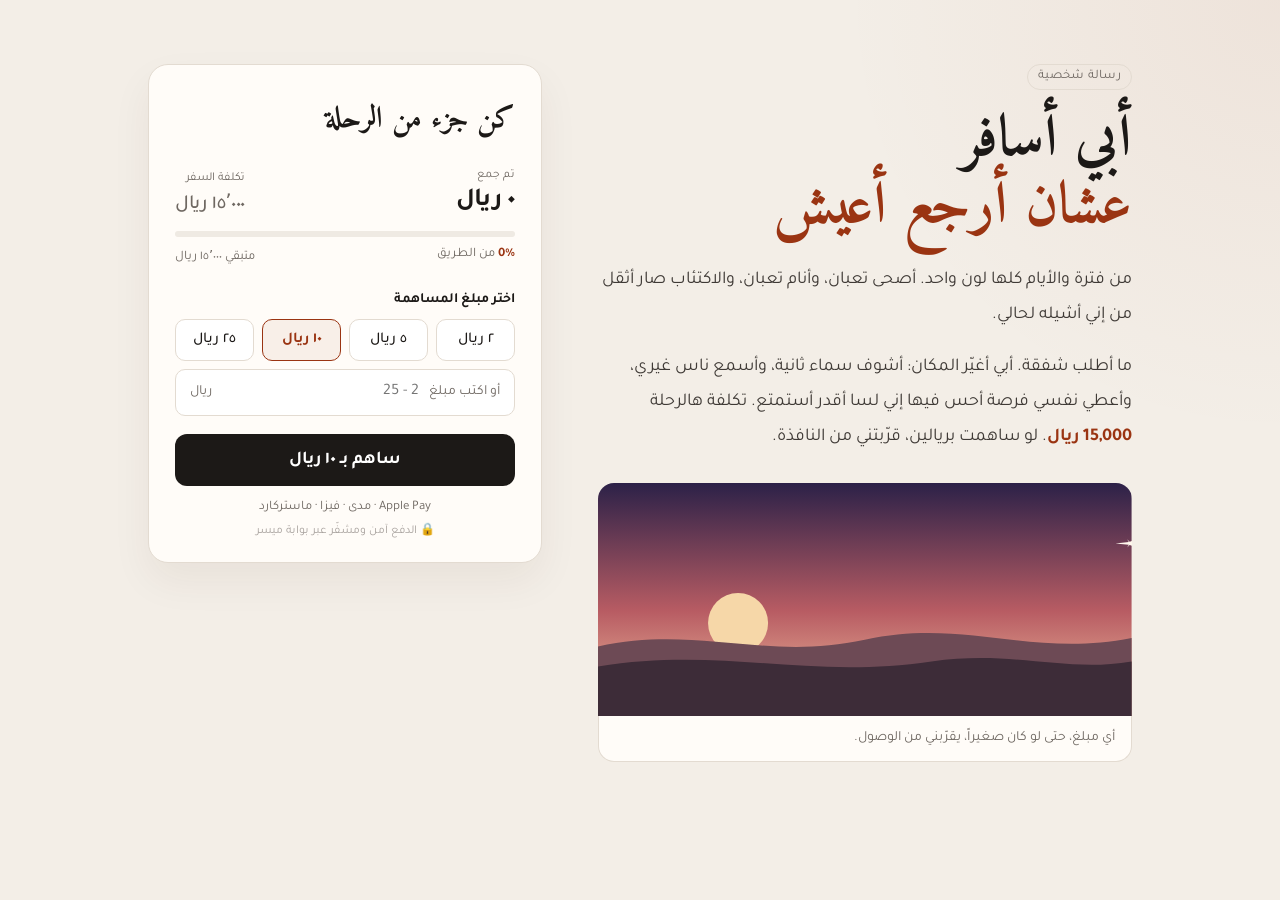
<file: index.html>
<!DOCTYPE html>
<html lang="ar" dir="rtl">
<head>
  <meta charset="UTF-8" />
  <meta name="viewport" content="width=device-width, initial-scale=1.0" />
  <title>أبي أسافر</title>
  <link rel="preconnect" href="https://fonts.googleapis.com" />
  <link href="https://fonts.googleapis.com/css2?family=Amiri:wght@400;700&family=Tajawal:wght@400;500;700&display=swap" rel="stylesheet" />
  <link rel="stylesheet" href="style.css" />
</head>
<body>
  <div class="page">
    <section class="story">
      <span class="tag">رسالة شخصية</span>
      <h1 class="headline">
        أبي أسافر
        <span class="grad">عشان أرجع أعيش</span>
      </h1>
      <p class="lead">
        من فترة والأيام كلها لون واحد. أصحى تعبان، وأنام تعبان، والاكتئاب صار أثقل من إني أشيله لحالي.
      </p>
      <p class="lead">
        ما أطلب شفقة. أبي أغيّر المكان: أشوف سماء ثانية، وأسمع ناس غيري، وأعطي نفسي فرصة أحس فيها إني لسا أقدر أستمتع.
        تكلفة هالرحلة <b>15,000 ريال</b>. لو ساهمت بريالين، قرّبتني من النافذة.
      </p>

      <figure class="scene">
        <svg viewBox="0 0 640 280" role="img" aria-label="طائرة صغيرة تعبر الأفق">
          <defs>
            <linearGradient id="sky" x1="0" y1="0" x2="0" y2="1">
              <stop offset="0" stop-color="#2c2148" />
              <stop offset="0.55" stop-color="#b85c63" />
              <stop offset="1" stop-color="#f3c7a3" />
            </linearGradient>
          </defs>
          <rect width="640" height="280" fill="url(#sky)" />
          <circle cx="168" cy="168" r="36" fill="#f6d7a8" />
          <path d="M0 196 C120 170 200 214 320 188 C440 162 520 210 640 186 L640 280 L0 280 Z" fill="#6d4a55" />
          <path d="M0 220 C150 196 250 236 400 214 C500 200 560 228 640 214 L640 280 L0 280 Z" fill="#3d2c38" />
          <g class="plane" transform="translate(260 72)">
            <animateTransform class="plane-move" attributeName="transform" type="translate" from="670 64" to="-70 86" dur="16s" repeatCount="indefinite" />
            <path d="M34 7 H58" fill="none" stroke="#fff7ed" stroke-width="1" stroke-dasharray="1.5 3" opacity="0.75" />
            <path fill="#fff7ed" d="M0 7 L16 5.4 L14 2 L17 5 L26 2.2 L22 7 L26 11.8 L17 9 L14 12 L16 8.6 Z" />
          </g>
        </svg>
        <figcaption>أي مبلغ، حتى لو كان صغيراً، يقرّبني من الوصول.</figcaption>
      </figure>
    </section>

    <section class="card">
      <h2>كن جزء من الرحلة</h2>
      <div class="stats">
        <div>
          <small>تم جمع</small>
          <strong><span id="collected">0</span> ريال</strong>
        </div>
        <div class="goal">
          <small>تكلفة السفر</small>
          <strong><span id="goal">0</span> ريال</strong>
        </div>
      </div>
      <div class="progress"><div class="progress-bar" id="bar"></div></div>
      <div class="meta">
        <span><b id="percent">0%</b> من الطريق</span>
        <span>متبقي <span id="remaining">0</span> ريال</span>
      </div>

      <div class="amount-picker">
        <span class="picker-label">اختر مبلغ المساهمة</span>
        <div class="presets" id="presets"></div>
        <label class="custom-amount">
          <span>أو اكتب مبلغ</span>
          <input type="number" id="custom-amount" inputmode="numeric" step="1" />
          <span>ريال</span>
        </label>
        <p class="amount-error" id="amount-error" hidden></p>
      </div>

      <a class="donate-btn" id="donate-btn" href="#">
        ساهم بـ <span id="btn-amount">10</span> ريال
      </a>
      <p class="methods">Apple Pay · مدى · فيزا · ماستركارد</p>
      <p class="secure">🔒 الدفع آمن ومشفّر عبر بوابة ميسر</p>
    </section>
  </div>

  <script src="config.js"></script>
  <script>
    const cfg = window.DONATION_CONFIG;
    const fmt = (n) => n.toLocaleString("ar-SA");

    function renderProgress(total) {
      const collected = Math.min(total, cfg.goalAmount);
      const percent = Math.round((collected / cfg.goalAmount) * 100);

      document.getElementById("collected").textContent = fmt(total);
      document.getElementById("remaining").textContent = fmt(cfg.goalAmount - collected);
      document.getElementById("percent").textContent = percent + "%";
      requestAnimationFrame(() => {
        document.getElementById("bar").style.width = percent + "%";
      });
    }

    document.getElementById("goal").textContent = fmt(cfg.goalAmount);

    fetch(cfg.totalUrl, { cache: "no-store" })
      .then((res) => (res.ok ? res.json() : Promise.reject()))
      .then((data) => renderProgress(data.collected))
      .catch(() => renderProgress(cfg.collectedAmount));

    const presets = document.getElementById("presets");
    const customInput = document.getElementById("custom-amount");
    const errorEl = document.getElementById("amount-error");
    const donateBtn = document.getElementById("donate-btn");
    customInput.min = cfg.minAmount;
    customInput.max = cfg.maxAmount;
    customInput.placeholder = cfg.minAmount + " - " + cfg.maxAmount;

    function setAmount(amount) {
      const valid = Number.isInteger(amount) && amount >= cfg.minAmount && amount <= cfg.maxAmount;
      errorEl.hidden = valid;
      errorEl.textContent = "المبلغ لازم يكون رقم صحيح من " + fmt(cfg.minAmount) + " إلى " + fmt(cfg.maxAmount) + " ريال";
      donateBtn.classList.toggle("disabled", !valid);
      if (valid) {
        document.getElementById("btn-amount").textContent = fmt(amount);
        donateBtn.href = cfg.donateUrl + "?amount=" + amount;
      } else {
        donateBtn.removeAttribute("href");
      }
      presets.querySelectorAll("button").forEach((b) => {
        b.classList.toggle("active", Number(b.dataset.amount) === amount);
      });
    }

    cfg.presetAmounts.forEach((amount) => {
      const btn = document.createElement("button");
      btn.type = "button";
      btn.dataset.amount = amount;
      btn.textContent = fmt(amount) + " ريال";
      btn.addEventListener("click", () => {
        customInput.value = "";
        setAmount(amount);
      });
      presets.appendChild(btn);
    });

    customInput.addEventListener("input", () => {
      if (customInput.value === "") return setAmount(cfg.defaultAmount);
      setAmount(Number(customInput.value));
    });

    setAmount(cfg.defaultAmount);
  </script>
</body>
</html>
</file>
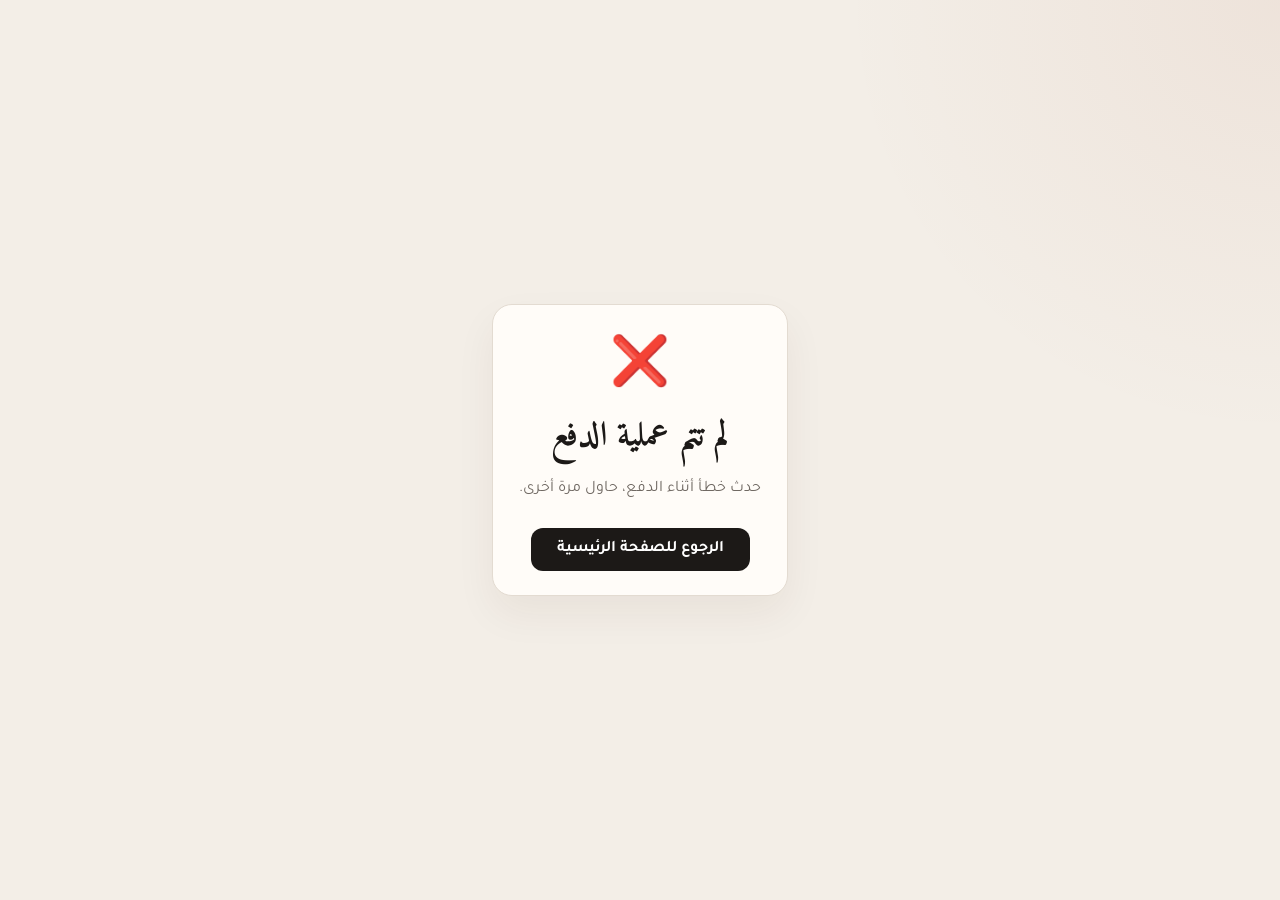
<file: thanks.html>
<!DOCTYPE html>
<html lang="ar" dir="rtl">
<head>
  <meta charset="UTF-8" />
  <meta name="viewport" content="width=device-width, initial-scale=1.0" />
  <title>شكراً لك</title>
  <link href="https://fonts.googleapis.com/css2?family=Amiri:wght@700&family=Tajawal:wght@400;500;700&display=swap" rel="stylesheet" />
  <link rel="stylesheet" href="style.css" />
</head>
<body>
  <div class="center-page">
    <main class="card result">
      <div class="icon" id="icon"></div>
      <h1 id="heading"></h1>
      <p id="message"></p>
      <a class="btn" href="index.html">الرجوع للصفحة الرئيسية</a>
    </main>
  </div>

  <script>
    const params = new URLSearchParams(window.location.search);
    const status = params.get("status");
    const message = params.get("message");
    const id = params.get("id");

    const icon = document.getElementById("icon");
    const heading = document.getElementById("heading");
    const text = document.getElementById("message");

    if (status === "paid") {
      icon.textContent = "🤍";
      heading.textContent = "شكراً لأنك كنت موجود";
      text.textContent = "مساهمتك قرّبتني خطوة من السفر." + (id ? " رقم العملية: " + id : "");
    } else {
      icon.textContent = "❌";
      heading.textContent = "لم تتم عملية الدفع";
      text.textContent = message || "حدث خطأ أثناء الدفع، حاول مرة أخرى.";
    }
  </script>
</body>
</html>
</file>
<file: style.css>
* { box-sizing: border-box; }

:root {
  --paper: #f3eee7;
  --ink: #1c1917;
  --muted: #6f6862;
  --line: #e3dbd1;
  --card: #fffcf8;
  --accent: #9a3412;
  --accent-soft: #f8efe8;
}

body {
  margin: 0;
  min-height: 100vh;
  font-family: "Tajawal", system-ui, sans-serif;
  color: var(--ink);
  background:
    radial-gradient(circle at 100% 0%, rgba(154, 52, 18, 0.06), transparent 28%),
    var(--paper);
}

.page {
  max-width: 1040px;
  margin: 0 auto;
  padding: 64px 28px;
  display: grid;
  grid-template-columns: 1.15fr 0.85fr;
  gap: 56px;
  align-items: start;
}

.tag {
  display: inline-block;
  margin-bottom: 18px;
  padding: 4px 10px;
  border: 1px solid var(--line);
  border-radius: 999px;
  background: transparent;
  color: var(--muted);
  font-size: 13px;
  letter-spacing: 0.02em;
}

.headline {
  margin: 0 0 22px;
  font-family: "Amiri", serif;
  font-size: 58px;
  font-weight: 700;
  line-height: 1.15;
  color: var(--ink);
}

.headline .grad {
  display: block;
  color: var(--accent);
  background: none;
}

.lead {
  margin: 0 0 16px;
  max-width: 38em;
  font-size: 18px;
  line-height: 1.95;
  color: #3f3a36;
}

.lead b { color: var(--accent); font-weight: 700; }

.scene {
  margin: 28px 0 0;
}

.scene svg {
  display: block;
  width: 100%;
  height: auto;
  border-radius: 16px 16px 0 0;
}

@media (prefers-reduced-motion: reduce) {
  .plane-move { display: none; }
}

.scene figcaption {
  margin: 0;
  padding: 14px 16px;
  border: 1px solid var(--line);
  border-top: none;
  border-radius: 0 0 16px 16px;
  background: var(--card);
  color: var(--muted);
  font-size: 14px;
}

.card {
  position: sticky;
  top: 28px;
  background: var(--card);
  border: 1px solid var(--line);
  border-radius: 20px;
  padding: 28px 26px 24px;
  box-shadow: 0 18px 40px rgba(60, 40, 20, 0.06);
}

.card h2 {
  margin: 0 0 22px;
  font-family: "Amiri", serif;
  font-size: 30px;
  font-weight: 700;
}

.stats {
  display: flex;
  justify-content: space-between;
  align-items: flex-end;
  margin-bottom: 14px;
}

.stats small {
  display: block;
  margin-bottom: 4px;
  color: var(--muted);
  font-size: 12px;
}

.stats strong { font-size: 26px; font-weight: 700; letter-spacing: -0.02em; }

.stats .goal strong { color: var(--muted); font-size: 20px; font-weight: 500; }

.progress {
  height: 6px;
  background: #efeae3;
  border-radius: 999px;
  overflow: hidden;
}

.progress-bar {
  height: 100%;
  width: 0;
  background: var(--accent);
  border-radius: 999px;
  transition: width 1s ease;
}

.meta {
  display: flex;
  justify-content: space-between;
  margin: 10px 0 26px;
  font-size: 13px;
  color: var(--muted);
}

.meta b { color: var(--accent); font-weight: 700; }

.amount-picker { margin-bottom: 18px; }

.picker-label {
  display: block;
  margin-bottom: 10px;
  font-size: 14px;
  font-weight: 700;
}

.presets {
  display: grid;
  grid-template-columns: repeat(4, 1fr);
  gap: 8px;
}

.presets button {
  padding: 11px 4px;
  border-radius: 10px;
  border: 1px solid var(--line);
  background: #fff;
  color: var(--ink);
  font-family: inherit;
  font-size: 15px;
  font-weight: 500;
  cursor: pointer;
}

.presets button:hover { border-color: #c4b8ac; }

.presets button.active {
  border-color: var(--accent);
  background: var(--accent-soft);
  color: var(--accent);
  font-weight: 700;
}

.custom-amount {
  display: flex;
  align-items: center;
  gap: 10px;
  margin-top: 8px;
  padding: 2px 14px;
  border: 1px solid var(--line);
  border-radius: 10px;
  background: #fff;
  color: var(--muted);
  font-size: 14px;
}

.custom-amount:focus-within { border-color: var(--accent); }

.custom-amount input {
  flex: 1;
  min-width: 0;
  padding: 11px 0;
  border: none;
  outline: none;
  font-family: inherit;
  font-size: 16px;
  color: var(--ink);
  background: transparent;
}

.amount-error {
  margin: 8px 0 0;
  color: #b91c1c;
  font-size: 13px;
}

.donate-btn.disabled {
  opacity: 0.45;
  pointer-events: none;
}

.donate-btn {
  display: block;
  padding: 15px;
  border-radius: 12px;
  background: var(--ink);
  color: #fff;
  text-align: center;
  text-decoration: none;
  font-size: 18px;
  font-weight: 700;
  transition: background 0.2s ease;
}

.donate-btn:hover { background: #292524; }

.methods {
  margin: 14px 0 0;
  text-align: center;
  font-size: 13px;
  color: var(--muted);
}

.secure {
  margin: 6px 0 0;
  text-align: center;
  font-size: 12px;
  color: #a8a29e;
}

.center-page {
  min-height: 100vh;
  display: grid;
  place-items: center;
  padding: 24px;
}

.result {
  max-width: 420px;
  text-align: center;
}

.result .icon { font-size: 48px; margin-bottom: 8px; }

.result h1 {
  margin: 0 0 8px;
  font-family: "Amiri", serif;
  font-size: 34px;
}

.result p { color: var(--muted); margin: 0; line-height: 1.8; }

.btn {
  display: inline-block;
  margin-top: 24px;
  padding: 12px 26px;
  border-radius: 12px;
  background: var(--ink);
  color: #fff;
  text-decoration: none;
  font-weight: 700;
}

@media (max-width: 860px) {
  .page {
    grid-template-columns: 1fr;
    gap: 28px;
    padding: 36px 18px 48px;
  }

  .headline { font-size: 42px; }

  .card { position: static; }

  .lead { font-size: 16px; }
}
</file>
